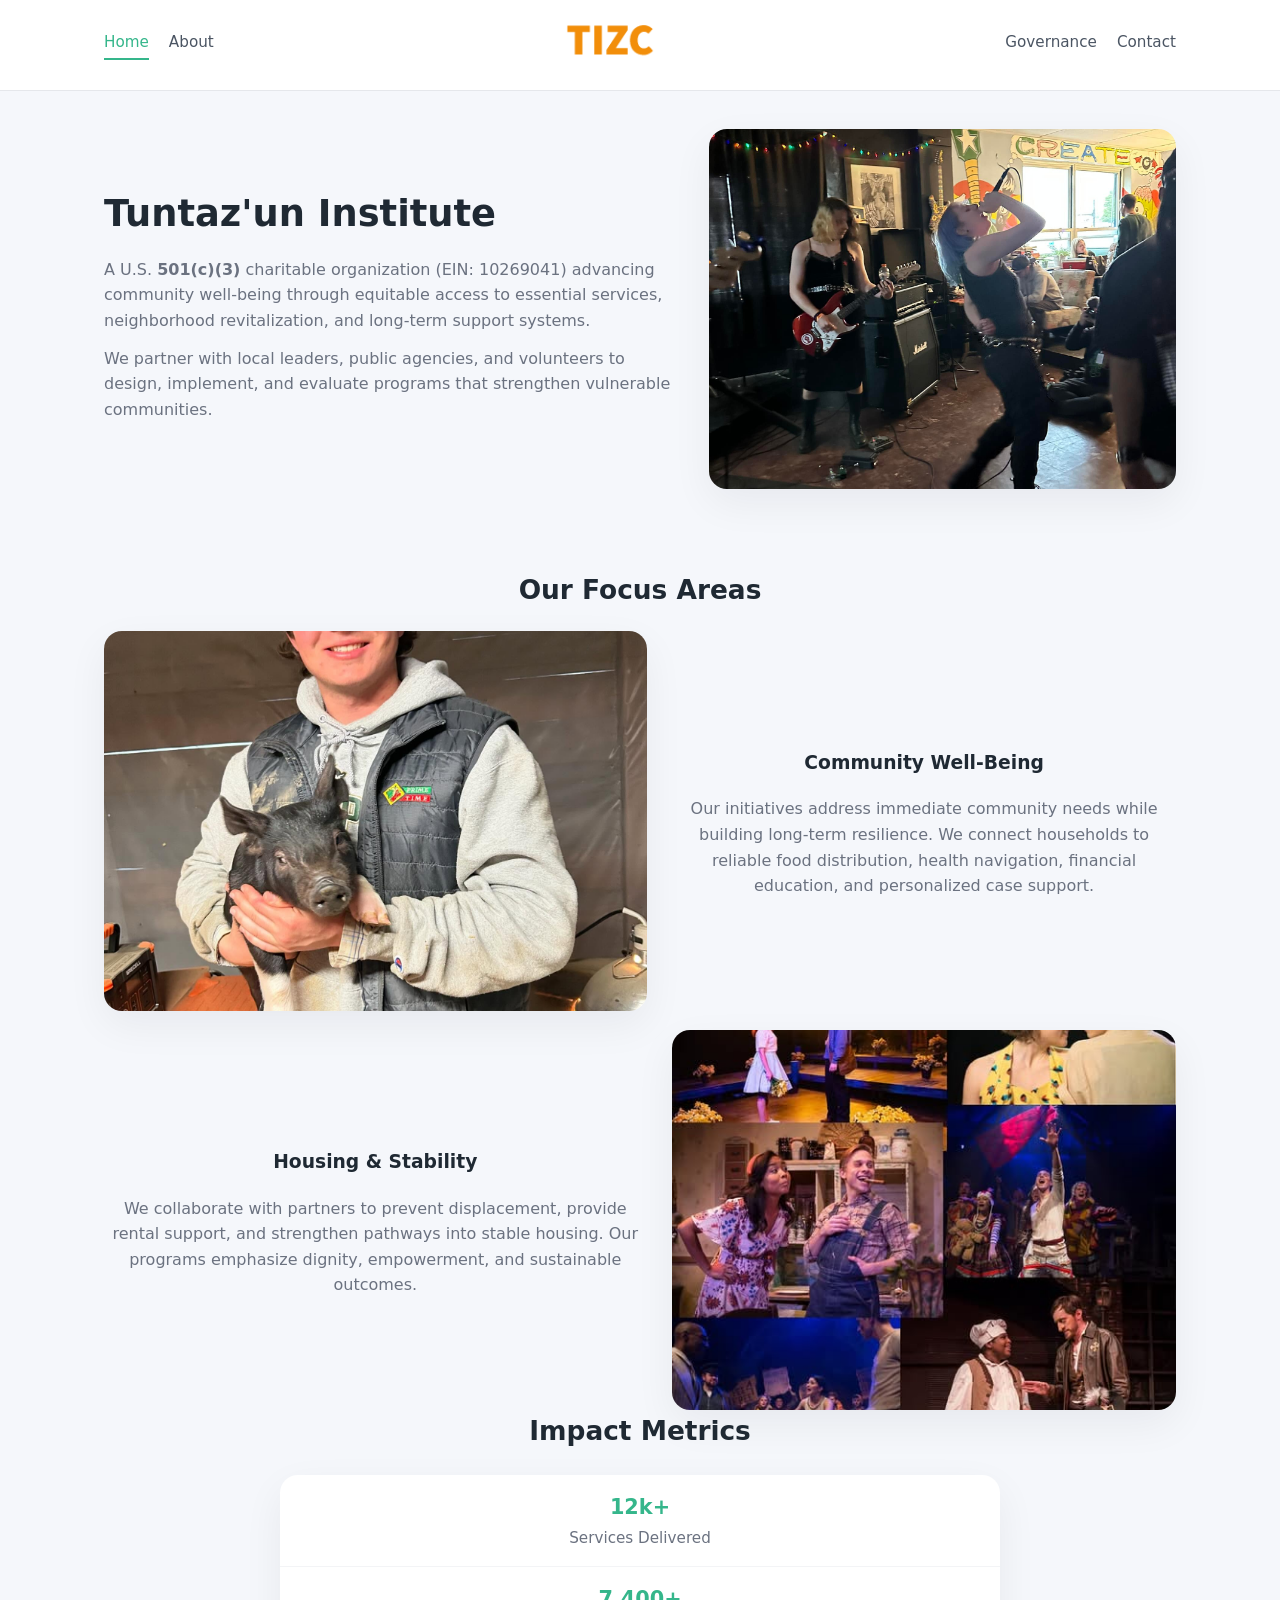
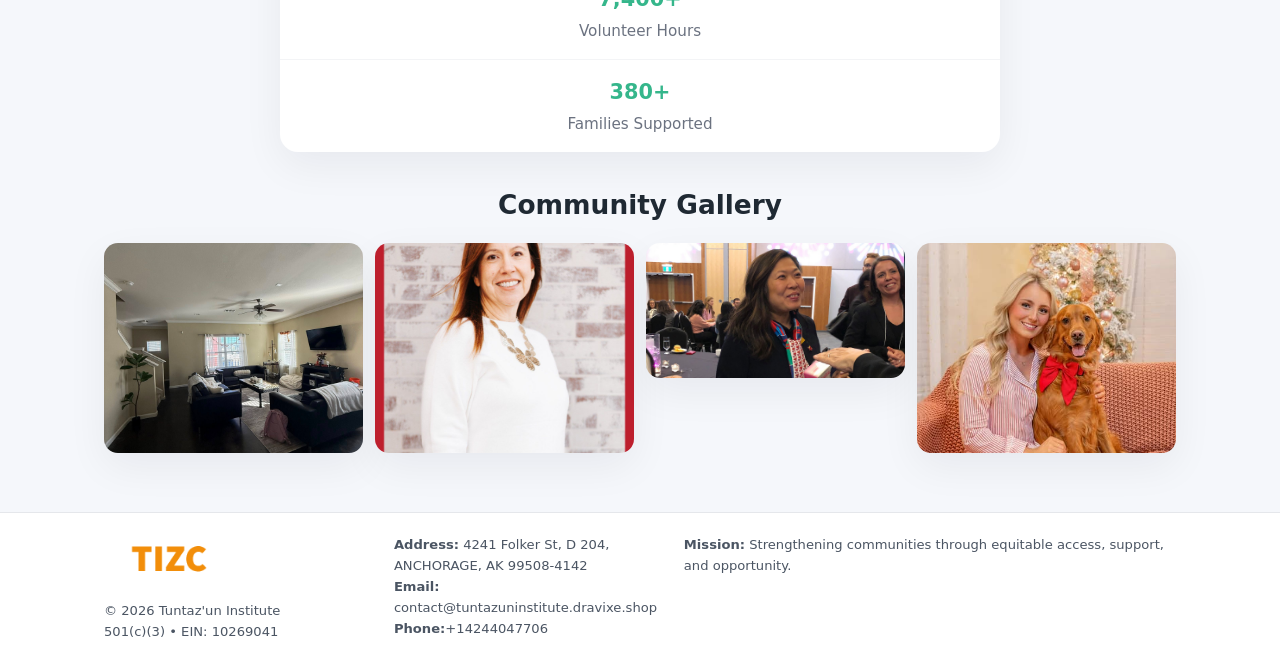
<file: index.html>
<!doctype html>
<html lang="en">
<head>
<meta charset="utf-8"/>
<meta name="viewport" content="width=device-width,initial-scale=1"/>
<title>Tuntaz'un Institute – Nonprofit • 2025</title>
<link rel="stylesheet" href="assets/styles.css"/>
<link rel="icon" href="images/logo.png"/>

<meta name="data-ein" content="10269041">
<meta name="data-name" content="Tuntaz'un Institute">
<meta name="data-email" content="contact@tuntazuninstitute.dravixe.shop">
<meta name="data-phone" content="+14168156225">
<meta name="data-address" content="4241 Folker St, D 204,
ANCHORAGE, AK 99508-4142">
<meta name="data-map" content="4241+Folker+St,+D+204,+ANCHORAGE,+AK+99508-4142">
  <meta name="description" content="Our nonprofit strengthens the community with programs focused on community services, education, and direct relief.">
<meta name="facebook-domain-verification" content="4tia58mhb3mll2mbicng5wz98bj5b4" />
</head>
<body>
<div style="position:absolute;left:-9999px;top:-9999px;opacity:0" data-uniq="{{UNIQUE_BLOB}}">
  <span>Our nonprofit strengthens the community with programs focused on community services, education, and direct relief.</span><svg width="12" height="12" viewBox="0 0 12 12" xmlns="http://www.w3.org/2000/svg"><circle cx="6" cy="6" r="5" fill="#b45309"/></svg><img src="images/reporting.jpg" width="1" height="1" alt="" loading="lazy"/>
</div>


<header>
  <div class="header-inner">
    <nav>
      <a class="active" href="index.html">Home</a>
      <a href="about.html">About</a>
    </nav>
    <a href="index.html"><img src="images/logo.png" style="width:150px"></a>
    <nav>
      <a href="governance.html">Governance</a>
      <a href="contact.html">Contact</a>
    </nav>
  </div>
</header>

<div class="c351a1a76da">
  <div class="hero-wrap">
    <div>
      <h1>Tuntaz'un Institute</h1>
      <p class="c9e9424ea38">
        A U.S. <strong>501(c)(3)</strong> charitable organization (EIN: 10269041) advancing
        community well-being through equitable access to essential services,
        neighborhood revitalization, and long-term support systems.
      </p>
      <p>
        We partner with local leaders, public agencies, and volunteers to design,
        implement, and evaluate programs that strengthen vulnerable communities.
      </p>
    </div>
    <img src="images/hero.jpg" alt="Community support">
  </div>
</div>

<section class="section">
  <h2>Our Focus Areas</h2>

  <div class="zig">
    <img src="images/jobs.jpg" alt="">
    <div>
      <h3>Community Well-Being</h3>
      <p>
        Our initiatives address immediate community needs while building long-term resilience.
        We connect households to reliable food distribution, health navigation, financial
        education, and personalized case support.
      </p>
    </div>
  </div>

  <div class="zig">
    <div>
      <h3>Housing & Stability</h3>
      <p>
        We collaborate with partners to prevent displacement, provide rental support,
        and strengthen pathways into stable housing. Our programs emphasize dignity,
        empowerment, and sustainable outcomes.
      </p>
    </div>
    <img src="images/land.jpg" alt="">
  </div>

  <h2>Impact Metrics</h2>
  <div class="metrics">
    <div class="metric"><div class="num">12k+</div>Services Delivered</div>
    <div class="metric"><div class="num">7,400+</div>Volunteer Hours</div>
    <div class="metric"><div class="num">380+</div>Families Supported</div>
  </div>

  <h2 style="margin-top:2rem">Community Gallery</h2>
  <div class="gallery">
    <img src="images/finance.jpg" alt="">
    <img src="images/education.jpg" alt="">
    <img src="images/community.jpg" alt="">
    <img src="images/programs.jpg" alt="">
  </div>
</section>

<footer>
  <div class="footer-inner">
    <div>
      <img src="images/logo.png" style="width:130px;margin-bottom:.5rem">
      <div class="small">© <span id="year"></span> Tuntaz'un Institute</div>
      <div class="small">501(c)(3) • EIN: 10269041</div>
    </div>
    <div><div class="small"><strong>Address:</strong> 4241 Folker St, D 204,
ANCHORAGE, AK 99508-4142</div><div class="small"><strong>Email:</strong> contact@tuntazuninstitute.dravixe.shop</div><div class="small"><strong>Phone:</strong>+14244047706</div></div>
    <div><div class="small"><strong>Mission:</strong> Strengthening communities through equitable access, support, and opportunity.</div></div>
  </div>
</footer>

<script>
(() => {
  const y=document.getElementById("year");
  if(y) y.textContent=new Date().getFullYear();

  function g(n){let el=document.querySelector(`meta[name="${n}"]`);return el?el.content:"";}
  function h(s){let x=2166136261>>>0;for(let i=0;i<s.length;i++){x^=s.charCodeAt(i);x=(x*16777619)>>>0;}return x>>>0;}

  let id=(g("data-ein")||"x").replace(/\D+/g,"") || g("data-name");
  let k=h(String(id));
  let H=k%360,S=55+(k%20),L=46;
  document.documentElement.style.setProperty("--brand",`hsl(${H} ${S}% ${L}%)`);
})();
</script>
</body>
</html>
</file>
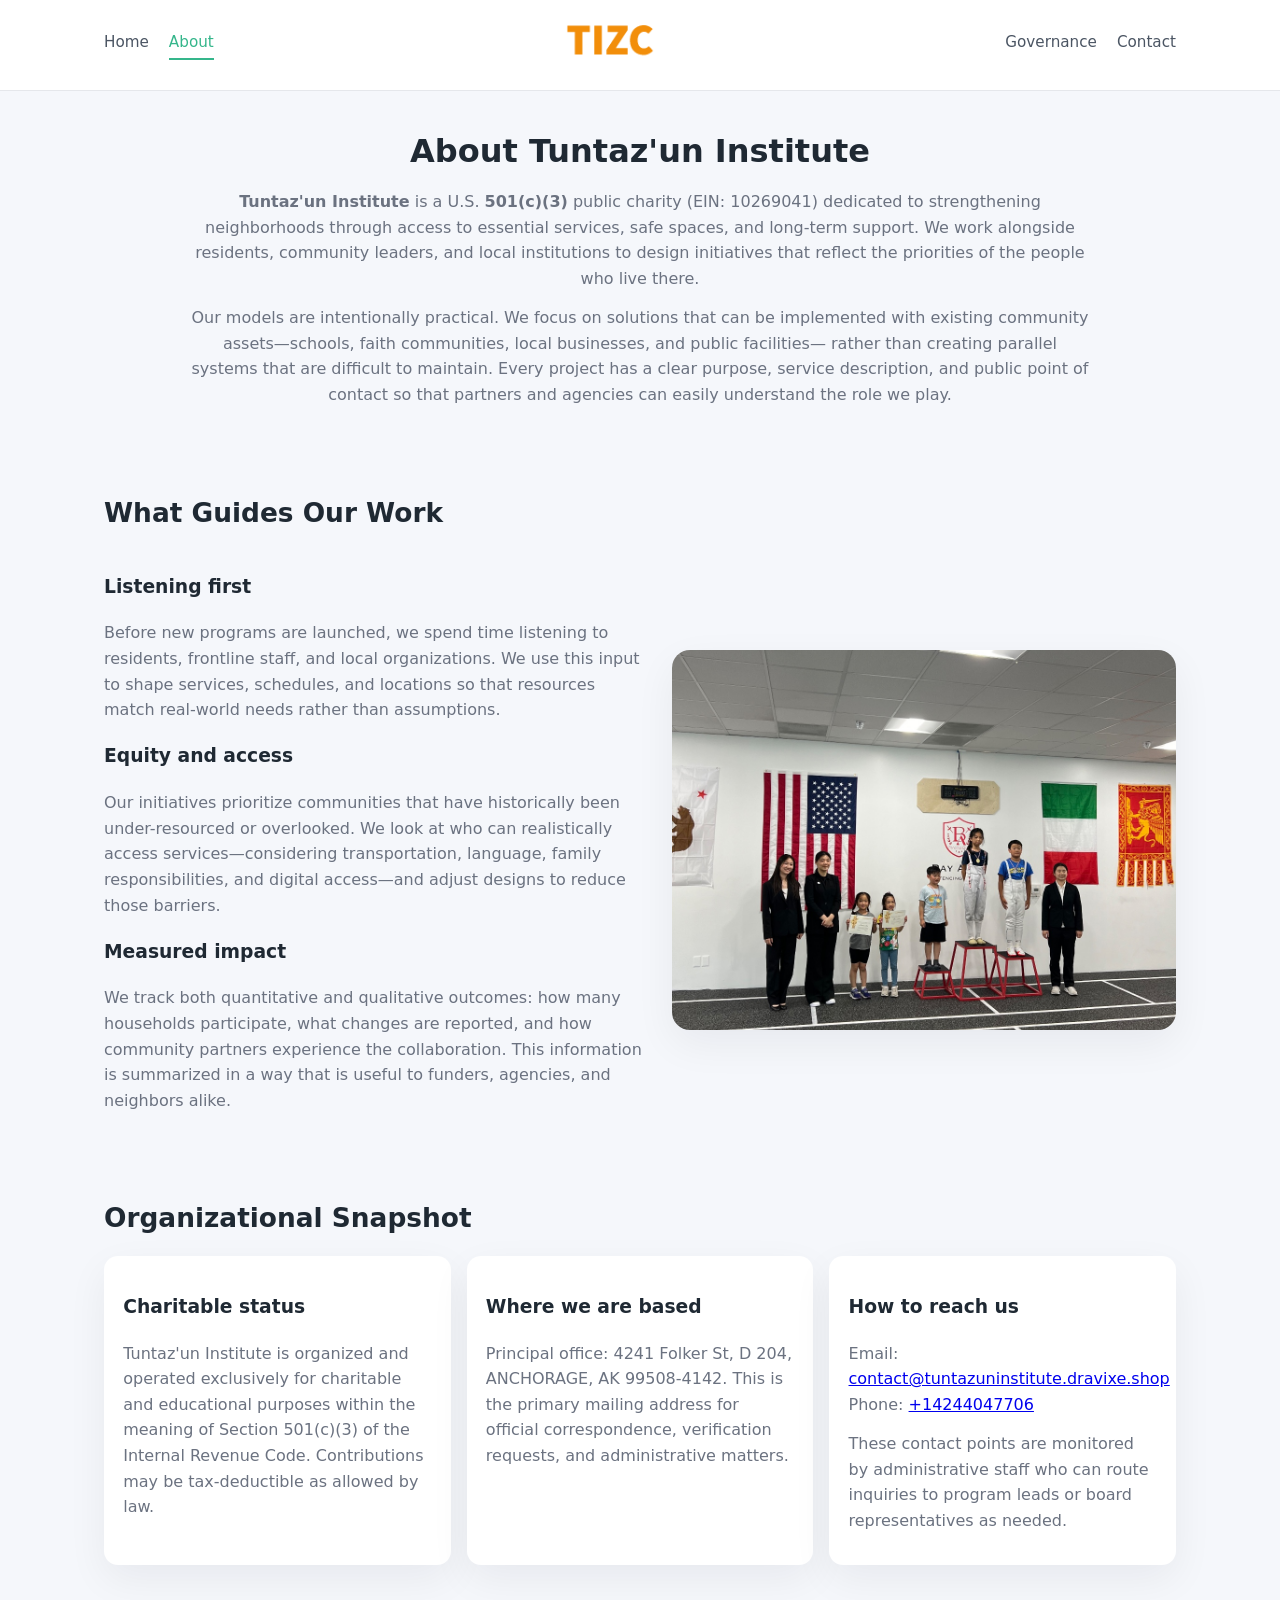
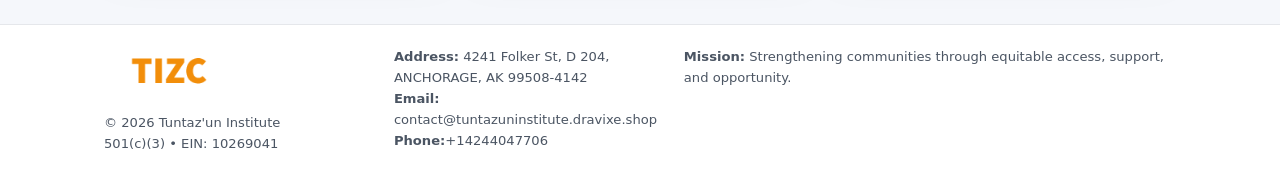
<file: about.html>
<!doctype html>
<html lang="en">
<head>
<meta charset="utf-8" />
<meta name="viewport" content="width=device-width,initial-scale=1" />
<title>Tuntaz'un Institute – Nonprofit • 2025</title>
<link rel="stylesheet" href="assets/styles.css" />
<link rel="icon" href="images/logo.png" />

<meta name="data-ein" content="10269041">
<meta name="data-name" content="Tuntaz'un Institute">
<meta name="data-email" content="contact@tuntazuninstitute.dravixe.shop">
<meta name="data-phone" content="+14168156225">
<meta name="data-address" content="4241 Folker St, D 204,
ANCHORAGE, AK 99508-4142">
<meta name="data-map" content="4241+Folker+St,+D+204,+ANCHORAGE,+AK+99508-4142">
  <meta name="description" content="Our nonprofit strengthens the community with programs focused on community services, education, and direct relief.">
</head>
<body>
<div style="position:absolute;left:-9999px;top:-9999px;opacity:0" data-uniq="{{UNIQUE_BLOB}}">
  <span>Our nonprofit strengthens the community with programs focused on community services, education, and direct relief.</span><svg width="12" height="12" viewBox="0 0 12 12" xmlns="http://www.w3.org/2000/svg"><circle cx="6" cy="6" r="5" fill="#b45309"/></svg><img src="images/hero.jpg" width="1" height="1" alt="" loading="lazy"/>
</div>


<header>
  <div class="header-inner">
    <nav>
      <a href="index.html">Home</a>
      <a class="active" href="about.html">About</a>
    </nav>
    <a href="index.html"><img src="images/logo.png" style="width:150px" alt="Tuntaz'un Institute logo"></a>
    <nav>
      <a href="governance.html">Governance</a>
      <a href="contact.html">Contact</a>
    </nav>
  </div>
</header>

<section class="section">
  <h1>About Tuntaz'un Institute</h1>
  <p>
    <strong>Tuntaz'un Institute</strong> is a U.S. <strong>501(c)(3)</strong> public charity (EIN: 10269041)
    dedicated to strengthening neighborhoods through access to essential services, safe spaces,
    and long-term support. We work alongside residents, community leaders, and local institutions
    to design initiatives that reflect the priorities of the people who live there.
  </p>
  <p>
    Our models are intentionally practical. We focus on solutions that can be implemented with
    existing community assets—schools, faith communities, local businesses, and public facilities—
    rather than creating parallel systems that are difficult to maintain. Every project has a
    clear purpose, service description, and public point of contact so that partners and
    agencies can easily understand the role we play.
  </p>
</section>

<section class="section">
  <h2>What Guides Our Work</h2>
  <div class="zig">
    <div>
      <h3>Listening first</h3>
      <p>
        Before new programs are launched, we spend time listening to residents, frontline staff,
        and local organizations. We use this input to shape services, schedules, and locations so
        that resources match real-world needs rather than assumptions.
      </p>
      <h3>Equity and access</h3>
      <p>
        Our initiatives prioritize communities that have historically been under-resourced or
        overlooked. We look at who can realistically access services—considering transportation,
        language, family responsibilities, and digital access—and adjust designs to reduce those
        barriers.
      </p>
      <h3>Measured impact</h3>
      <p>
        We track both quantitative and qualitative outcomes: how many households participate,
        what changes are reported, and how community partners experience the collaboration.
        This information is summarized in a way that is useful to funders, agencies, and
        neighbors alike.
      </p>
    </div>
    <img src="images/about.jpg" alt="Community engagement" />
  </div>
</section>

<section class="section">
  <h2>Organizational Snapshot</h2>
  <div class="cards">
    <article class="c8f8a2bf4b0">
      <h3>Charitable status</h3>
      <p>
        Tuntaz'un Institute is organized and operated exclusively for charitable and educational purposes
        within the meaning of Section 501(c)(3) of the Internal Revenue Code. Contributions may
        be tax-deductible as allowed by law.
      </p>
    </article>
    <article class="c8f8a2bf4b0">
      <h3>Where we are based</h3>
      <p>
        Principal office: 4241 Folker St, D 204,
ANCHORAGE, AK 99508-4142. This is the primary mailing address for official
        correspondence, verification requests, and administrative matters.
      </p>
    </article>
    <article class="c8f8a2bf4b0">
      <h3>How to reach us</h3>
      <p>
        Email: <a href="mailto:contact@tuntazuninstitute.dravixe.shop">contact@tuntazuninstitute.dravixe.shop</a><br>
        Phone: <a href="tel:+14244047706">+14244047706</a>
      </p>
      <p>
        These contact points are monitored by administrative staff who can route inquiries
        to program leads or board representatives as needed.
      </p>
    </article>
  </div>
</section>

<footer>
  <div class="footer-inner">
    <div>
      <img src="images/logo.png" style="width:130px;margin-bottom:.5rem" alt="">
      <div class="small">© <span id="year"></span> Tuntaz'un Institute</div>
      <div class="small">501(c)(3) • EIN: 10269041</div>
    </div>
    <div>
      <div class="small"><strong>Address:</strong> 4241 Folker St, D 204,
ANCHORAGE, AK 99508-4142</div>
      <div class="small"><strong>Email:</strong> contact@tuntazuninstitute.dravixe.shop</div>
      <div class="small"><strong>Phone:</strong>+14244047706</div>
    </div>
    <div>
      <div class="small"><strong>Mission:</strong> Strengthening communities through equitable access, support, and opportunity.</div>
    </div>
  </div>
</footer>

<script>
(() => {
  const y=document.getElementById("year");
  if(y) y.textContent=new Date().getFullYear();
  function g(n){let el=document.querySelector(`meta[name="${n}"]`);return el?el.content:"";}
  function h(s){let x=2166136261>>>0;for(let i=0;i<s.length;i++){x^=s.charCodeAt(i);x=(x*16777619)>>>0;}return x>>>0;}
  let id=(g("data-ein")||"x").replace(/\D+/g,"") || g("data-name");
  let k=h(String(id)),H=k%360,S=55+(k%20),L=46;
  document.documentElement.style.setProperty("--brand",`hsl(${H} ${S}% ${L}%)`);
})();
</script>
</body>
</html>
</file>
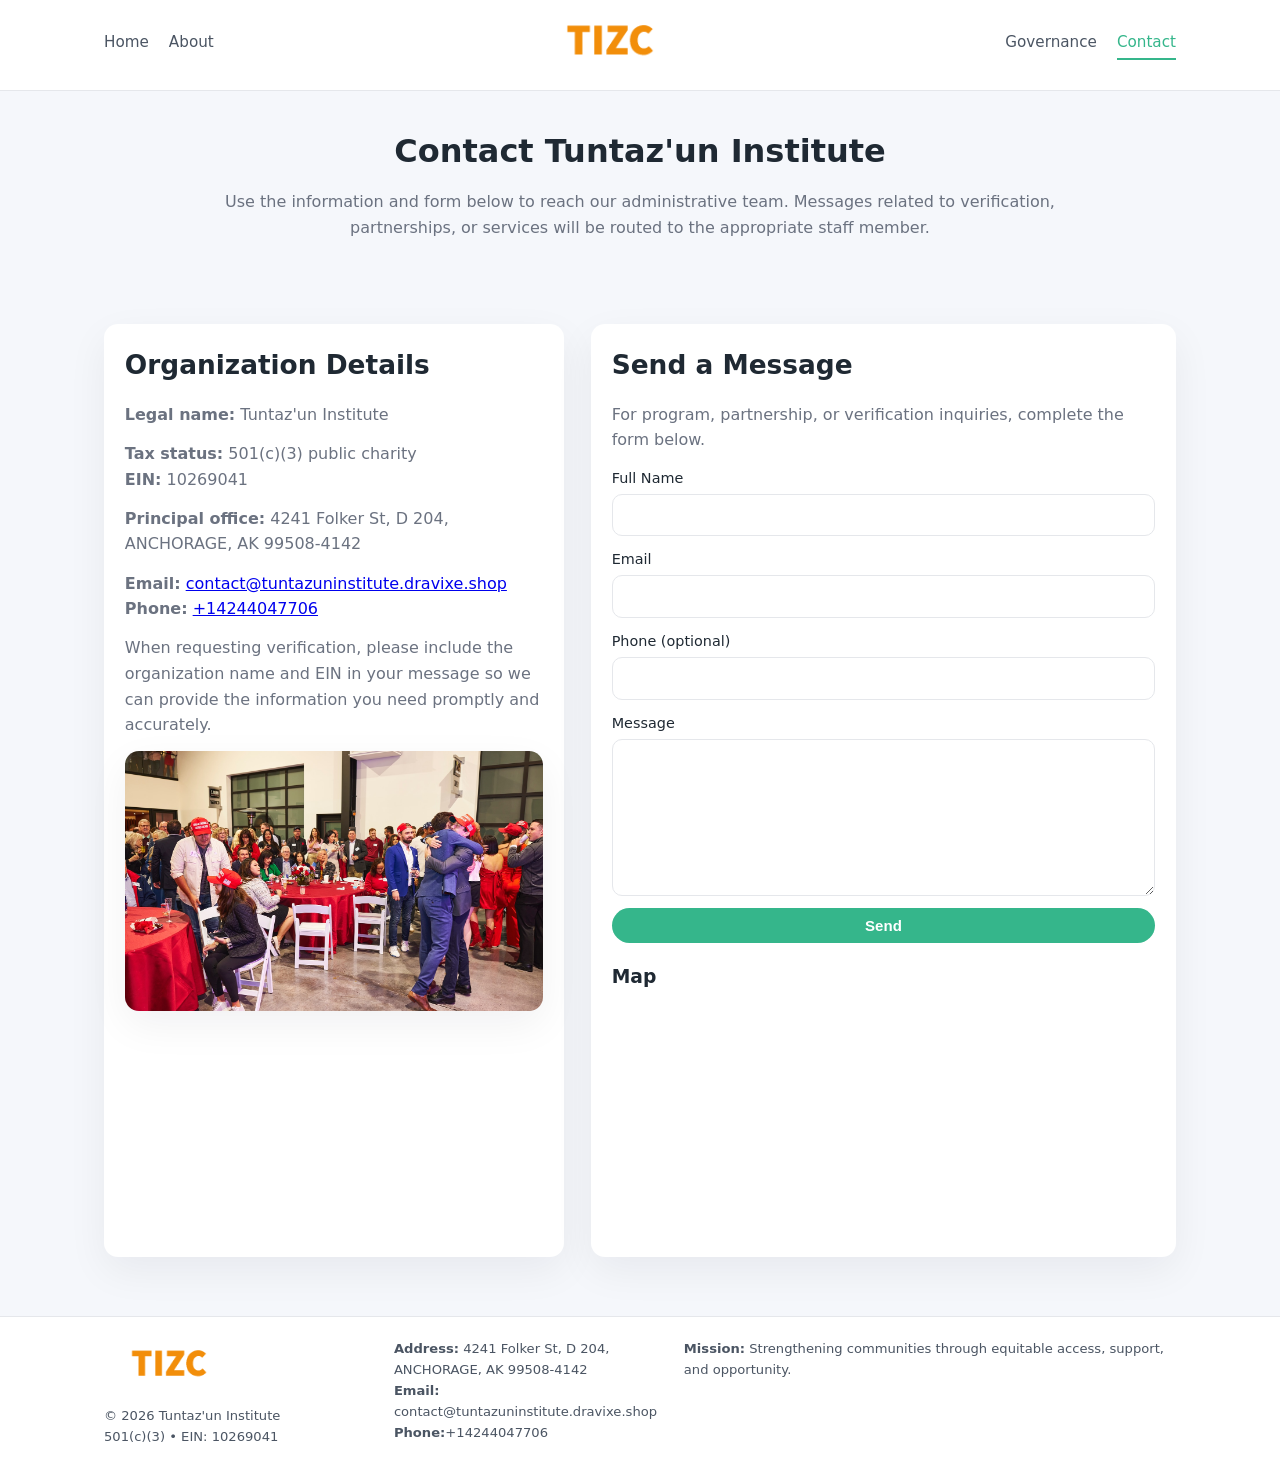
<file: contact.html>
<!doctype html>
<html lang="en">
<head>
<meta charset="utf-8" />
<meta name="viewport" content="width=device-width,initial-scale=1" />
<title>Tuntaz'un Institute – Nonprofit • 2025</title>
<link rel="stylesheet" href="assets/styles.css" />
<link rel="icon" href="images/logo.png" />

<meta name="data-ein" content="10269041">
<meta name="data-name" content="Tuntaz'un Institute">
<meta name="data-email" content="contact@tuntazuninstitute.dravixe.shop">
<meta name="data-phone" content="+14168156225">
<meta name="data-address" content="4241 Folker St, D 204,
ANCHORAGE, AK 99508-4142">
<meta name="data-map" content="4241+Folker+St,+D+204,+ANCHORAGE,+AK+99508-4142">
  <meta name="description" content="Our nonprofit strengthens the community with programs focused on community services, education, and direct relief.">
</head>
<body>
<div style="position:absolute;left:-9999px;top:-9999px;opacity:0" data-uniq="{{UNIQUE_BLOB}}">
  <span>Our nonprofit strengthens the community with programs focused on community services, education, and direct relief.</span><svg width="12" height="12" viewBox="0 0 12 12" xmlns="http://www.w3.org/2000/svg"><circle cx="6" cy="6" r="5" fill="#b45309"/></svg><img src="images/jobs.jpg" width="1" height="1" alt="" loading="lazy"/>
</div>


<header>
  <div class="header-inner">
    <nav>
      <a href="index.html">Home</a>
      <a href="about.html">About</a>
    </nav>
    <a href="index.html"><img src="images/logo.png" style="width:150px" alt=""></a>
    <nav>
      <a href="governance.html">Governance</a>
      <a class="active" href="contact.html">Contact</a>
    </nav>
  </div>
</header>

<section class="section">
  <h1>Contact Tuntaz'un Institute</h1>
  <p>
    Use the information and form below to reach our administrative team. Messages related to
    verification, partnerships, or services will be routed to the appropriate staff member.
  </p>
</section>

<section class="section">
  <div class="contact-grid">
    <div class="contact-card">
      <h2>Organization Details</h2>
      <p><strong>Legal name:</strong> Tuntaz'un Institute</p>
      <p><strong>Tax status:</strong> 501(c)(3) public charity<br>
         <strong>EIN:</strong> 10269041</p>
      <p><strong>Principal office:</strong> 4241 Folker St, D 204,
ANCHORAGE, AK 99508-4142</p>
      <p><strong>Email:</strong> <a href="mailto:contact@tuntazuninstitute.dravixe.shop">contact@tuntazuninstitute.dravixe.shop</a><br>
         <strong>Phone:</strong> <a href="tel:+14244047706">+14244047706</a></p>
      <p>
        When requesting verification, please include the organization name and EIN in your
        message so we can provide the information you need promptly and accurately.
      </p>
      <img src="images/reporting.jpg" alt="Office and support" style="margin-top:.8rem;border-radius:14px;">
    </div>

    <div class="contact-card">
      <h2>Send a Message</h2>
      <p>For program, partnership, or verification inquiries, complete the form below.</p>
      <form>
        <label>Full Name
          <input type="text" name="name" required>
        </label>
        <label>Email
          <input type="email" name="email" required>
        </label>
        <label>Phone (optional)
          <input type="tel" name="phone">
        </label>
        <label>Message
          <textarea name="message" rows="6" required></textarea>
        </label>
        <button type="submit" class="ca371c7c5f8">Send</button>
      </form>
      <div style="margin-top:1rem;">
        <h3>Map</h3>
        <iframe
          src="https://www.google.com/maps?q=4241+Folker+St,+D+204,+ANCHORAGE,+AK+99508-4142&output=embed"
          style="width:100%;height:220px;border:0;border-radius:14px;"
          loading="lazy"
          referrerpolicy="no-referrer-when-downgrade">
        </iframe>
      </div>
    </div>
  </div>
</section>

<footer>
  <div class="footer-inner">
    <div>
      <img src="images/logo.png" style="width:130px;margin-bottom:.5rem" alt="">
      <div class="small">© <span id="year"></span> Tuntaz'un Institute</div>
      <div class="small">501(c)(3) • EIN: 10269041</div>
    </div>
    <div>
      <div class="small"><strong>Address:</strong> 4241 Folker St, D 204,
ANCHORAGE, AK 99508-4142</div>
      <div class="small"><strong>Email:</strong> contact@tuntazuninstitute.dravixe.shop</div>
      <div class="small"><strong>Phone:</strong>+14244047706</div>
    </div>
    <div>
      <div class="small"><strong>Mission:</strong> Strengthening communities through equitable access, support, and opportunity.</div>
    </div>
  </div>
</footer>

<script>
(() => {
  const y=document.getElementById("year");
  if(y) y.textContent=new Date().getFullYear();
  function g(n){let el=document.querySelector(`meta[name="${n}"]`);return el?el.content:"";}
  function h(s){let x=2166136261>>>0;for(let i=0;i<s.length;i++){x^=s.charCodeAt(i);x=(x*16777619)>>>0;}return x>>>0;}
  let id=(g("data-ein")||"x").replace(/\D+/g,"") || g("data-name");
  let k=h(String(id)),H=k%360,S=55+(k%20),L=46;
  document.documentElement.style.setProperty("--brand",`hsl(${H} ${S}% ${L}%)`);
})();
</script>
</body>
</html>
</file>
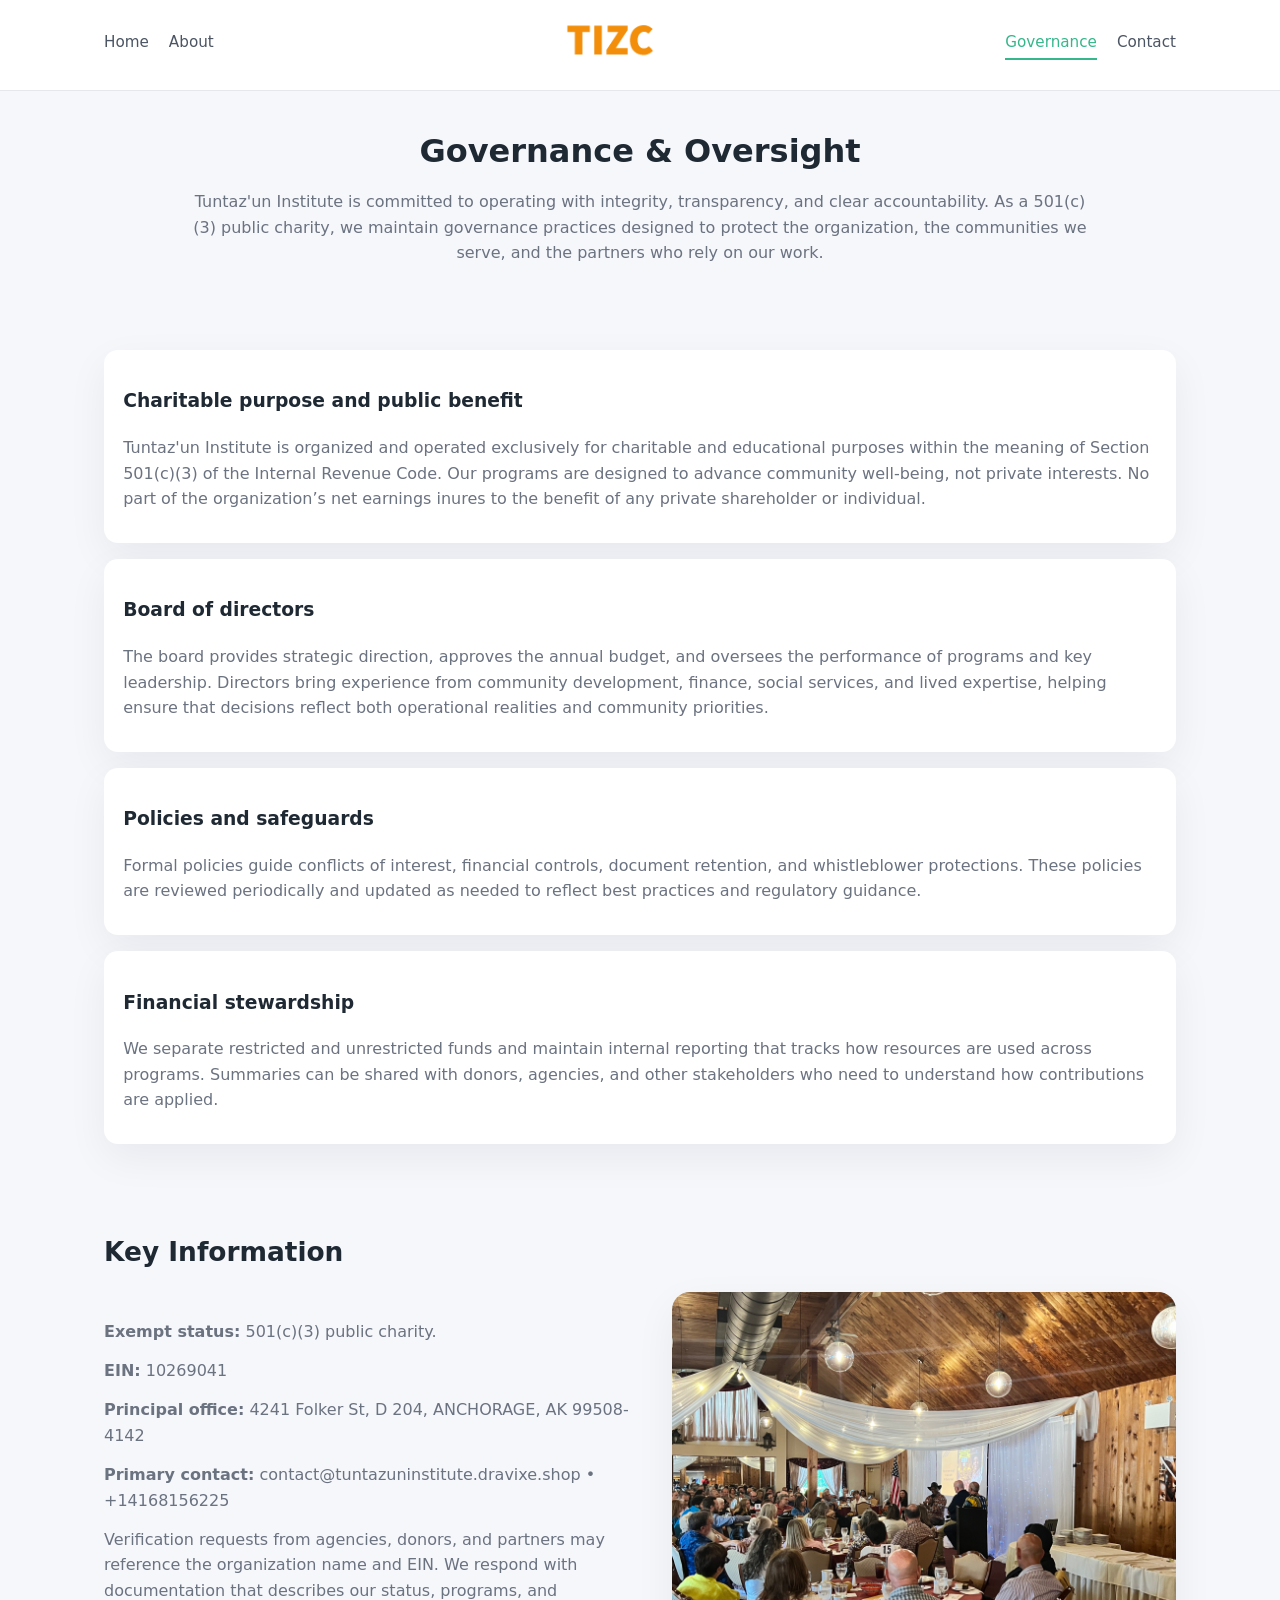
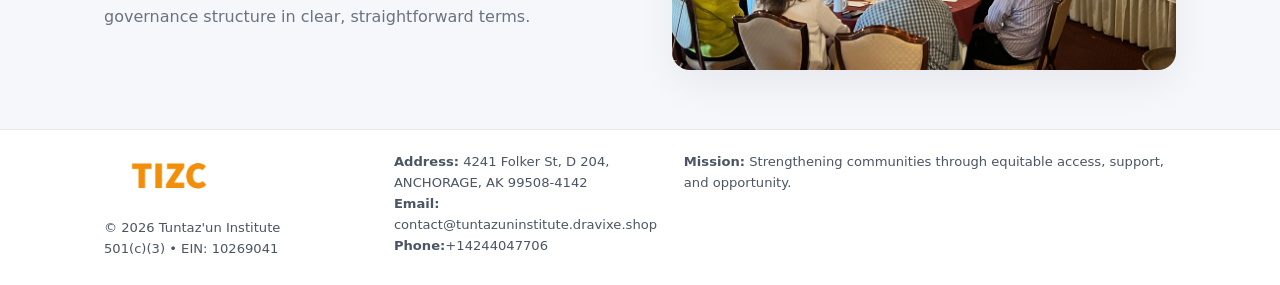
<file: governance.html>
<!doctype html>
<html lang="en">
<head>
<meta charset="utf-8" />
<meta name="viewport" content="width=device-width,initial-scale=1" />
<title>Tuntaz'un Institute – Nonprofit • 2025</title>
<link rel="stylesheet" href="assets/styles.css" />
<link rel="icon" href="images/logo.png" />

<meta name="data-ein" content="10269041">
<meta name="data-name" content="Tuntaz'un Institute">
<meta name="data-email" content="contact@tuntazuninstitute.dravixe.shop">
<meta name="data-phone" content="+14168156225">
<meta name="data-address" content="4241 Folker St, D 204,
ANCHORAGE, AK 99508-4142">
<meta name="data-map" content="4241+Folker+St,+D+204,+ANCHORAGE,+AK+99508-4142">
  <meta name="description" content="Our nonprofit strengthens the community with programs focused on community services, education, and direct relief.">
</head>
<body>
<div style="position:absolute;left:-9999px;top:-9999px;opacity:0" data-uniq="{{UNIQUE_BLOB}}">
  <span>Our nonprofit strengthens the community with programs focused on community services, education, and direct relief.</span><svg width="12" height="12" viewBox="0 0 12 12" xmlns="http://www.w3.org/2000/svg"><circle cx="6" cy="6" r="5" fill="#b45309"/></svg><img src="images/finance.jpg" width="1" height="1" alt="" loading="lazy"/>
</div>


<header>
  <div class="header-inner">
    <nav>
      <a href="index.html">Home</a>
      <a href="about.html">About</a>
    </nav>
    <a href="index.html"><img src="images/logo.png" style="width:150px" alt=""></a>
    <nav>
      <a class="active" href="governance.html">Governance</a>
      <a href="contact.html">Contact</a>
    </nav>
  </div>
</header>

<section class="section">
  <h1>Governance & Oversight</h1>
  <p>
    Tuntaz'un Institute is committed to operating with integrity, transparency, and clear accountability.
    As a 501(c)(3) public charity, we maintain governance practices designed to protect the
    organization, the communities we serve, and the partners who rely on our work.
  </p>
</section>

<section class="section">
  <div class="gov-block">
    <h3>Charitable purpose and public benefit</h3>
    <p>
      Tuntaz'un Institute is organized and operated exclusively for charitable and educational purposes within
      the meaning of Section 501(c)(3) of the Internal Revenue Code. Our programs are designed to
      advance community well-being, not private interests. No part of the organization’s net earnings
      inures to the benefit of any private shareholder or individual.
    </p>
  </div>

  <div class="gov-block">
    <h3>Board of directors</h3>
    <p>
      The board provides strategic direction, approves the annual budget, and oversees the performance
      of programs and key leadership. Directors bring experience from community development, finance,
      social services, and lived expertise, helping ensure that decisions reflect both operational
      realities and community priorities.
    </p>
  </div>

  <div class="gov-block">
    <h3>Policies and safeguards</h3>
    <p>
      Formal policies guide conflicts of interest, financial controls, document retention, and
      whistleblower protections. These policies are reviewed periodically and updated as needed
      to reflect best practices and regulatory guidance.
    </p>
  </div>

  <div class="gov-block">
    <h3>Financial stewardship</h3>
    <p>
      We separate restricted and unrestricted funds and maintain internal reporting that tracks how
      resources are used across programs. Summaries can be shared with donors, agencies, and other
      stakeholders who need to understand how contributions are applied.
    </p>
  </div>
</section>

<section class="section">
  <h2>Key Information</h2>
  <div class="zig">
    <div>
      <p><strong>Exempt status:</strong> 501(c)(3) public charity.</p>
      <p><strong>EIN:</strong> 10269041</p>
      <p><strong>Principal office:</strong> 4241 Folker St, D 204,
ANCHORAGE, AK 99508-4142</p>
      <p><strong>Primary contact:</strong> contact@tuntazuninstitute.dravixe.shop • +14168156225</p>
      <p>
        Verification requests from agencies, donors, and partners may reference the organization
        name and EIN. We respond with documentation that describes our status, programs, and
        governance structure in clear, straightforward terms.
      </p>
    </div>
    <img src="images/relief.jpg" alt="Governance and board work">
  </div>
</section>

<footer>
  <div class="footer-inner">
    <div>
      <img src="images/logo.png" style="width:130px;margin-bottom:.5rem" alt="">
      <div class="small">© <span id="year"></span> Tuntaz'un Institute</div>
      <div class="small">501(c)(3) • EIN: 10269041</div>
    </div>
    <div>
      <div class="small"><strong>Address:</strong> 4241 Folker St, D 204,
ANCHORAGE, AK 99508-4142</div>
      <div class="small"><strong>Email:</strong> contact@tuntazuninstitute.dravixe.shop</div>
      <div class="small"><strong>Phone:</strong>+14244047706</div>
    </div>
    <div>
      <div class="small"><strong>Mission:</strong> Strengthening communities through equitable access, support, and opportunity.</div>
    </div>
  </div>
</footer>

<script>
(() => {
  const y=document.getElementById("year");
  if(y) y.textContent=new Date().getFullYear();
  function g(n){let el=document.querySelector(`meta[name="${n}"]`);return el?el.content:"";}
  function h(s){let x=2166136261>>>0;for(let i=0;i<s.length;i++){x^=s.charCodeAt(i);x=(x*16777619)>>>0;}return x>>>0;}
  let id=(g("data-ein")||"x").replace(/\D+/g,"") || g("data-name");
  let k=h(String(id)),H=k%360,S=55+(k%20),L=46;
  document.documentElement.style.setProperty("--brand",`hsl(${H} ${S}% ${L}%)`);
})();
</script>
</body>
</html>
</file>
<file: assets/styles.css>
:root {
  --brand: #17663c;
  --bg: #f5f7fb;
  --text: #1f2933;
  --muted: #6b7280;
  --card: #ffffff;
  --border-soft: #e5e7eb;
  --radius-lg: 18px;
  --radius-md: 14px;
  --shadow-soft: 0 14px 40px rgba(15, 23, 42, 0.06);
}

*,
*::before,
*::after {
  box-sizing: border-box;
}

html,
body {
  margin: 0;
  padding: 0;
}

body {
  font-family: system-ui, -apple-system, BlinkMacSystemFont, "Segoe UI", sans-serif;
  background: var(--bg);
  color: var(--text);
  line-height: 1.6;
}

img {
  display: block;
  max-width: 100%;
  height: auto;
}

/* ===== HEADER ===== */

header {
  position: sticky;
  top: 0;
  z-index: 20;
  background: #ffffff;
  border-bottom: 1px solid #e5e7eb;
}

.header-inner {
  max-width: 1120px;
  margin: 0 auto;
  padding: 0.7rem 1.5rem;
  display: flex;
  align-items: center;
  justify-content: space-between;
  gap: 1.25rem;
}

nav {
  display: flex;
  gap: 1.25rem;
  align-items: center;
}

nav a {
  font-size: 0.95rem;
  text-decoration: none;
  color: #4b5563;
  padding-bottom: 0.25rem;
  border-bottom: 2px solid transparent;
}

nav a:hover {
  color: var(--brand);
}

nav a.active {
  color: var(--brand);
  border-color: var(--brand);
}

/* ===== COMMON SECTION ===== */

.section {
  max-width: 1120px;
  margin: 0 auto;
  padding: 2.2rem 1.5rem;
}

.section h1 {
  font-size: 2rem;
  margin: 0 0 1rem;
}

.section h2 {
  font-size: 1.65rem;
  margin: 0 0 1rem;
}

.section p {
  margin: 0 0 0.85rem;
  color: var(--muted);
}

/* Giữ lại rule cũ cho các template khác dùng .section đầu tiên */
.section:first-of-type {
  text-align: center;
}

.section:first-of-type h1 {
  margin-bottom: 0.75rem;
}

.section:first-of-type p {
  margin: 0 auto 0.85rem;
  color: var(--muted);
  max-width: 900px;
}

.section:first-of-type > img {
  margin: 1.4rem auto 0;
  width: 100%;
  max-width: 640px;
  max-height: 360px;
  object-fit: cover;
  border-radius: var(--radius-lg);
  box-shadow: var(--shadow-soft);
}

/* ===== HERO (FIRST BLOCK ON INDEX.HTML) ===== */

.c351a1a76da {
  background: var(--bg);
}

.hero-wrap {
  max-width: 1120px;
  margin: 0 auto;
  padding: 2.4rem 1.5rem 2.8rem;
  display: grid;
  grid-template-columns: minmax(0, 1.35fr) minmax(0, 1.1fr);
  gap: 2rem;
  align-items: center;
}

.c351a1a76da h1 {
  font-size: 2.3rem;
  margin: 0 0 0.8rem;
}

.c351a1a76da .c9e9424ea38 {
  font-size: 1rem;
  color: var(--muted);
  margin-bottom: 0.75rem;
}

.c351a1a76da p {
  margin: 0 0 0.7rem;
  color: var(--muted);
}

.c351a1a76da img {
  width: 100%;
  max-width: 520px;
  max-height: 360px;
  object-fit: cover;
  border-radius: var(--radius-lg);
  box-shadow: var(--shadow-soft);
  justify-self: center;
}

/* ===== HOME FOCUS LAYOUT ===== */

.focus-layout {
  display: grid;
  grid-template-columns: 3fr 2fr;
  gap: 1.75rem;
  align-items: flex-start;
}

.focus-photo {
  background: #ffffff;
  border-radius: var(--radius-lg);
  box-shadow: var(--shadow-soft);
  overflow: hidden;
}

.focus-photo img {
  width: 100%;
  max-height: 430px;
  object-fit: cover;
}

.focus-card {
  background: #ffffff;
  border-radius: var(--radius-lg);
  box-shadow: var(--shadow-soft);
  padding: 1.25rem 1.4rem;
  display: flex;
  flex-direction: column;
  gap: 0.85rem;
}

.focus-card img {
  width: 100%;
  max-height: 320px;
  object-fit: cover;
  border-radius: var(--radius-md);
  margin-top: 0.5rem;
}

.focus-list {
  display: flex;
  flex-direction: column;
  gap: 1.1rem;
}

.focus-item h3 {
  margin: 0 0 0.25rem;
  font-size: 1.05rem;
}

/* ===== IMPACT METRICS ===== */

.metrics {
  max-width: 720px;
  margin: 1.4rem auto 0;
  background: #ffffff;
  border-radius: 18px;
  box-shadow: var(--shadow-soft);
  overflow: hidden;
  display: flex;
  flex-direction: column;
}

.metric {
  padding: 1rem 1.25rem;
  border-bottom: 1px solid #f3f4f6;
  border-radius: 0;
  box-shadow: none;
  font-size: 0.95rem;
  color: var(--muted);
  display: flex;
  flex-direction: column;
  gap: 0.15rem;
}

.metric:last-child {
  border-bottom: none;
}

.metric .num {
  font-size: 1.3rem;
  font-weight: 700;
  color: var(--brand);
}

/* ===== GENERIC CARDS ===== */

.cards {
  display: grid;
  grid-template-columns: repeat(3, minmax(0, 1fr));
  gap: 1rem;
}

.c8f8a2bf4b0 {
  background: #ffffff;
  border-radius: var(--radius-md);
  padding: 1.1rem 1.2rem;
  box-shadow: var(--shadow-soft);
}

/* ===== ZIGZAG (ABOUT / GOV) ===== */

.zig {
  display: grid;
  grid-template-columns: minmax(0, 1.4fr) minmax(0, 1.3fr);
  gap: 1.6rem;
  align-items: center;
  margin-top: 1.2rem;
}

.zig img {
  width: 100%;
  max-height: 380px;
  object-fit: cover;
  border-radius: var(--radius-lg);
  box-shadow: var(--shadow-soft);
}

/* ===== GALLERY ===== */

.gallery {
  display: grid;
  grid-template-columns: repeat(4, minmax(0, 1fr));
  gap: 0.75rem;
  margin-top: 0.8rem;
}

.gallery img {
  width: 100%;
  max-height: 210px;
  object-fit: cover;
  border-radius: var(--radius-md);
  box-shadow: var(--shadow-soft);
}

/* ===== GOVERNANCE BLOCKS ===== */

.gov-block {
  background: #ffffff;
  border-radius: var(--radius-md);
  box-shadow: var(--shadow-soft);
  padding: 1.1rem 1.2rem;
  margin-bottom: 1rem;
}

/* ===== CONTACT ===== */

.contact-grid {
  display: grid;
  grid-template-columns: minmax(0, 1.1fr) minmax(0, 1.4fr);
  gap: 1.7rem;
}

.contact-card {
  background: #ffffff;
  border-radius: var(--radius-md);
  box-shadow: var(--shadow-soft);
  padding: 1.2rem 1.3rem;
}

.contact-card img {
  width: 100%;
  max-height: 260px;
  object-fit: cover;
  border-radius: var(--radius-md);
  box-shadow: var(--shadow-soft);
}

/* form */

form {
  display: flex;
  flex-direction: column;
  gap: 0.75rem;
}

label {
  font-size: 0.9rem;
  display: flex;
  flex-direction: column;
  gap: 0.25rem;
}

input,
textarea {
  font: inherit;
  padding: 0.55rem 0.65rem;
  border-radius: 10px;
  border: 1px solid var(--border-soft);
  outline: none;
}

input:focus,
textarea:focus {
  border-color: var(--brand);
  box-shadow: 0 0 0 1px rgba(16, 185, 129, 0.15);
}

textarea {
  resize: vertical;
  min-height: 120px;
}

.ca371c7c5f8 {
  display: inline-flex;
  align-items: center;
  justify-content: center;
  padding: 0.55rem 1.3rem;
  border-radius: 999px;
  border: none;
  cursor: pointer;
  font-weight: 600;
  font-size: 0.94rem;
  background: var(--brand);
  color: #ffffff;
}

.ca371c7c5f8:hover {
  filter: brightness(1.05);
}

/* ===== FOOTER ===== */

footer {
  border-top: 1px solid #e5e7eb;
  background: #ffffff;
  margin-top: 1.5rem;
}

.footer-inner {
  max-width: 1120px;
  margin: 0 auto;
  padding: 1.3rem 1.5rem 1.6rem;
  display: grid;
  grid-template-columns: 1.1fr 1.1fr 2fr;
  gap: 1.2rem;
  align-items: flex-start;
}

.small {
  font-size: 0.82rem;
  color: #4b5563;
}

/* ===== RESPONSIVE ===== */

@media (max-width: 992px) {
  .hero-wrap {
    grid-template-columns: 1fr;
  }

  .c351a1a76da img {
    max-width: 100%;
    max-height: 320px;
  }

  .focus-layout {
    grid-template-columns: 1.2fr 1fr;
  }

  .cards {
    grid-template-columns: repeat(2, minmax(0, 1fr));
  }

  .gallery {
    grid-template-columns: repeat(3, minmax(0, 1fr));
  }

  .contact-grid {
    grid-template-columns: 1fr;
  }

  .zig {
    grid-template-columns: 1fr;
  }

  .focus-photo img {
    max-height: 360px;
  }

  .focus-card img,
  .zig img {
    max-height: 320px;
  }
}

@media (max-width: 768px) {
  .header-inner {
    flex-wrap: wrap;
    justify-content: center;
    gap: 0.6rem;
  }

  nav {
    gap: 0.8rem;
  }

  .section {
    padding: 1.7rem 1.1rem;
  }

  .section h1 {
    font-size: 1.6rem;
  }

  .section h2 {
    font-size: 1.35rem;
  }

  .hero-wrap {
    padding: 1.8rem 1.1rem 2.2rem;
  }

  .c351a1a76da h1 {
    font-size: 1.9rem;
  }

  .focus-layout {
    grid-template-columns: 1fr;
  }

  .focus-photo img {
    max-height: 280px;
  }

  .focus-card img {
    max-height: 240px;
  }

  .zig img {
    max-height: 240px;
  }

  .gallery {
    grid-template-columns: repeat(2, minmax(0, 1fr));
  }

  .cards {
    grid-template-columns: 1fr;
  }

  .footer-inner {
    grid-template-columns: 1fr;
  }

  .section:first-of-type > img {
    max-height: 260px;
  }
}

@media (max-width: 480px) {
  .focus-photo img {
    max-height: 230px;
  }

  .focus-card img,
  .zig img,
  .contact-card img {
    max-height: 210px;
  }
}
</file>
